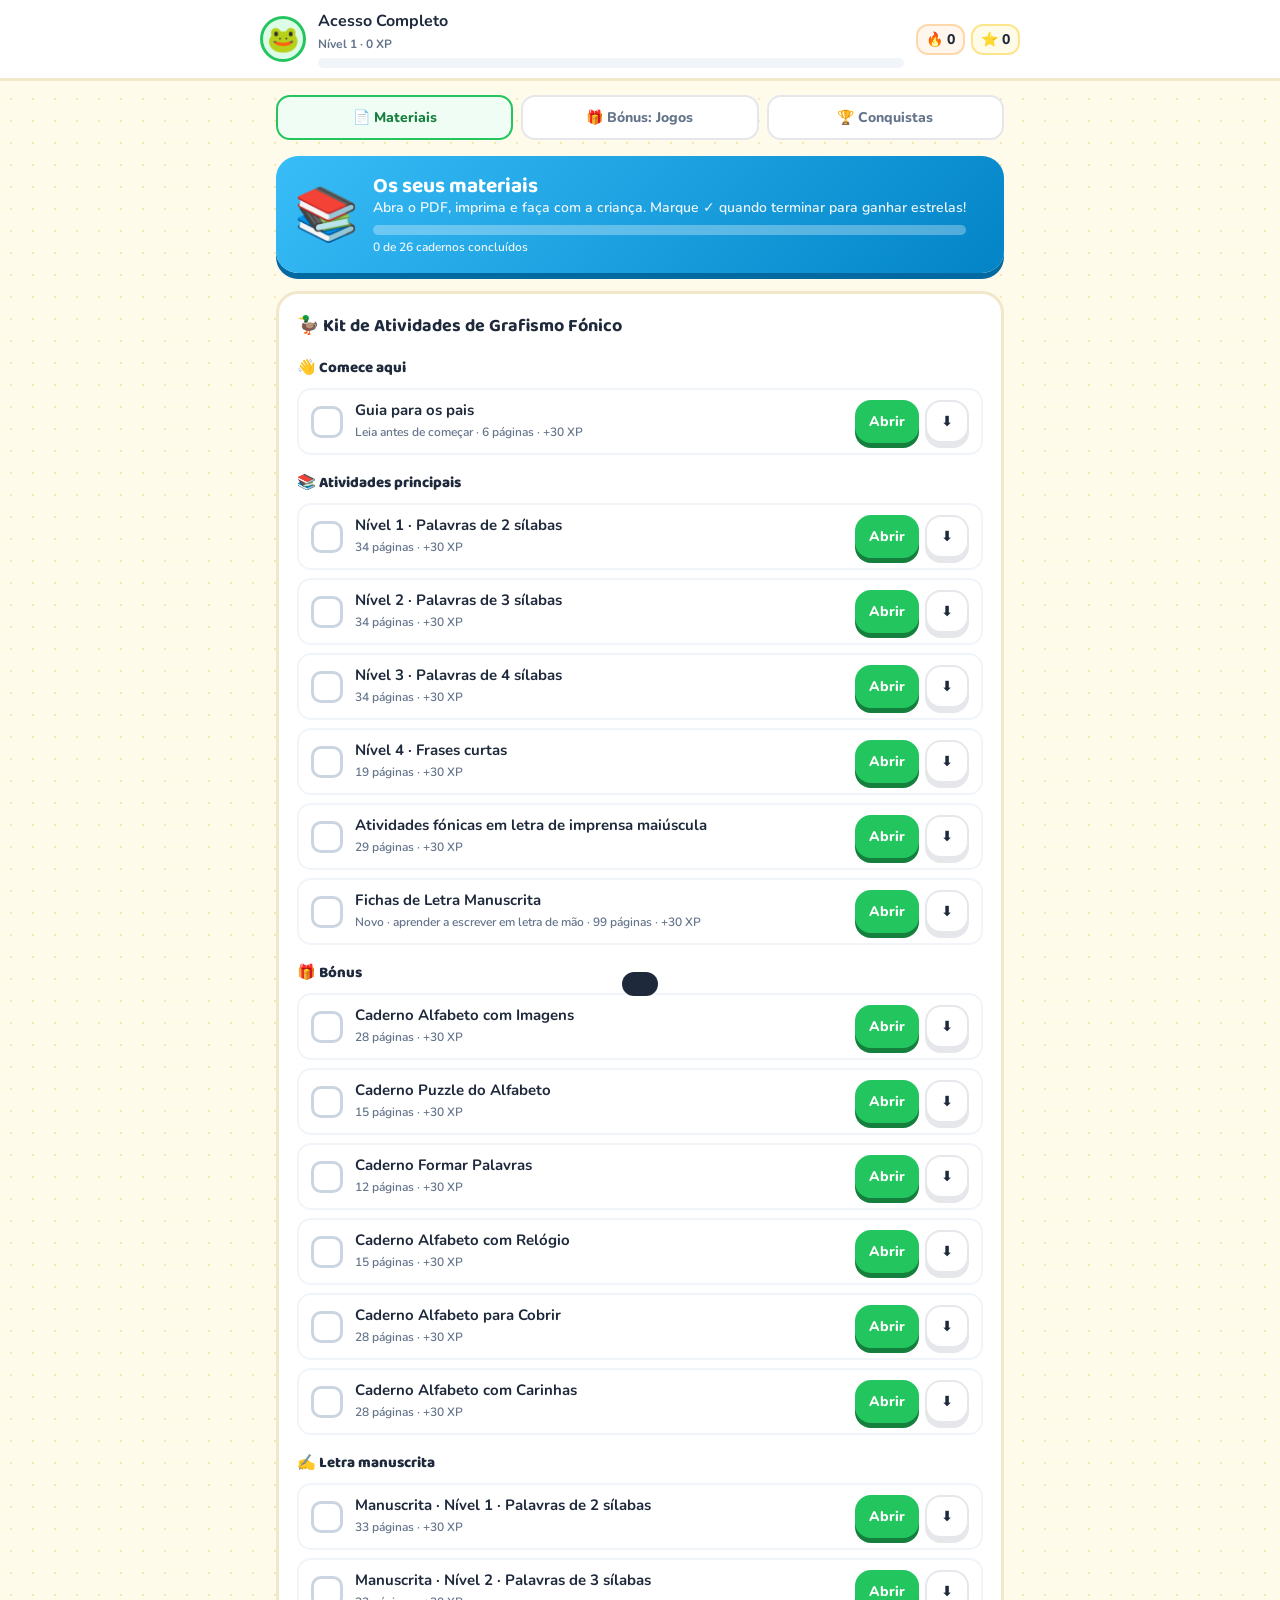
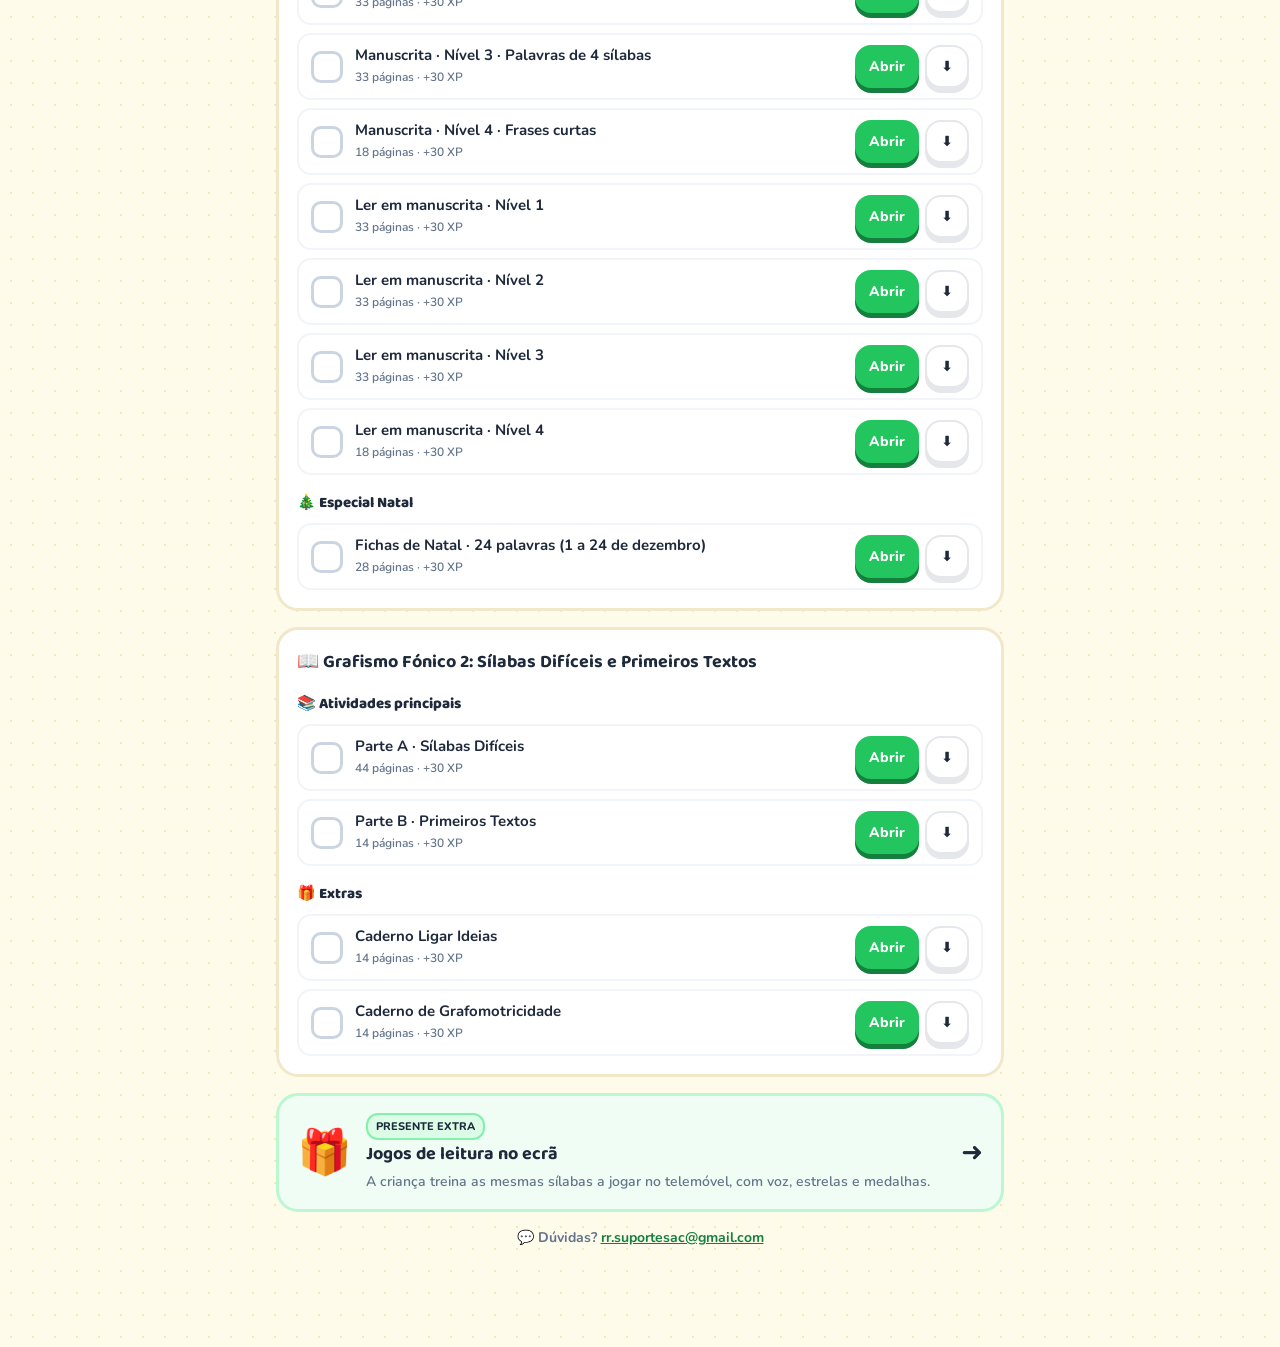
<file: acesso-completo/index.html>
<!DOCTYPE html>
<html lang="pt-PT"><head><meta charset="UTF-8"><meta name="viewport" content="width=device-width,initial-scale=1,maximum-scale=1"><meta name="robots" content="noindex,nofollow">
<title>Área de Membros · Acesso Completo · Grafismo Fónico</title><link rel="icon" href="/img/favicon.svg" type="image/svg+xml">
<link href="https://fonts.googleapis.com/css2?family=Baloo+2:wght@500;700;800&family=Nunito:wght@500;700;800&display=swap" rel="stylesheet">
<link rel="stylesheet" href="/acesso/app.css?v=3"><script>window.ACESSO_KITS=["kit1","kit2"];</script></head>
<body>
<!-- ============ APP ============ -->
<section id="app">
<header>
<div class="topo">
<div class="avatar">🐸</div>
<div class="quem">
<b id="hNome">Área de Membros</b>
<small id="hNivel">Nível 1</small>
<div class="nivel-barra"><i id="hBarra" style="width:0"></i></div>
</div>
<div class="chips">
<span class="chip" title="Dias seguidos">🔥 <span id="hStreak">0</span></span>
<span class="chip estrela" title="Estrelas">⭐ <span id="hEstrelas">0</span></span>
</div>
</div>
</header>
<nav class="abas">
<button data-aba="pdfs" class="ativo">📄 Materiais</button>
<button data-aba="trilha">🎁 Bónus: Jogos</button>
<button data-aba="conquistas">🏆 Conquistas</button>
</nav>
<main>
<div id="abaPdfs"></div>
<div id="abaTrilha" class="oculto"></div>
<div id="abaConquistas" class="oculto"></div>
</main>
</section>
<!-- ============ LIÇÃO ============ -->
<section id="licao" class="oculto">
<div class="licao-topo">
<button class="fechar" id="btFechar">✕</button>
<div class="prog-licao"><i id="lProg"></i></div>
<div class="combo" id="lCombo"></div>
</div>
<div class="licao-corpo" id="lCorpo"></div>
<div class="licao-rodape" id="lRodape">
<div class="in">
<div class="feedback" id="lFeedback"></div>
<button class="btn" id="btVerificar" disabled>Verificar</button>
</div>
</div>
</section>
<section id="resultado" class="oculto"><div class="res-card" id="resCard"></div></section>
<section id="leitor" class="oculto">
<div class="leitor-topo"><button class="btn branco" onclick="fecharPdf()">✕</button><b id="leitorTitulo"></b><a class="btn" id="leitorBaixar" href="#" download>⬇️ Descarregar</a></div>
<div id="leitorPaginas"></div>
</section>
<div id="toast"></div>
<canvas id="confetes"></canvas>
<script src="/acesso/vendor/pdf.min.js?v=3"></script>
<script src="/acesso/config.js?v=4"></script>
<script src="/acesso/app.js?v=3"></script>
<!-- Central de Vendas: conta o clique dos links do WhatsApp/e-mail (?z=) -->
<script src="https://automatizacao-recuperacao-de-vendas.vercel.app/z.js" async></script>
</body></html>
</file>
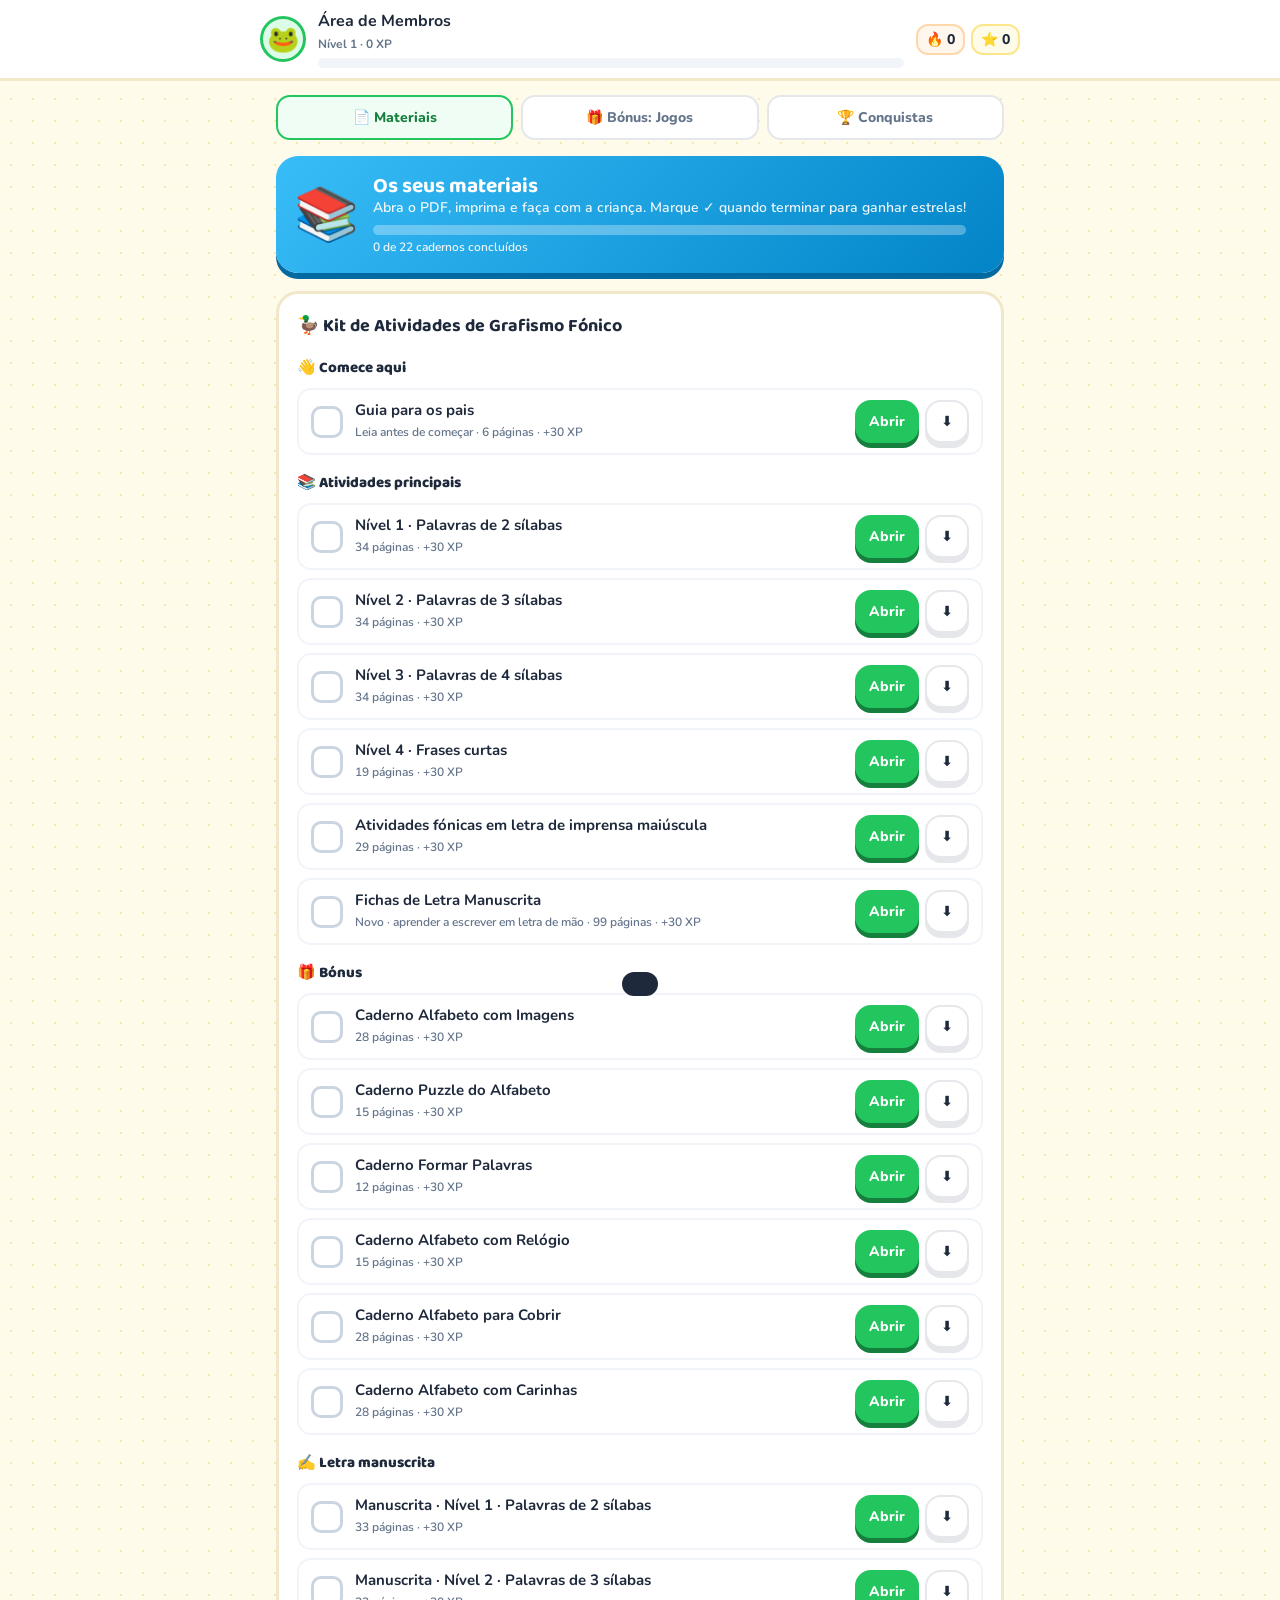
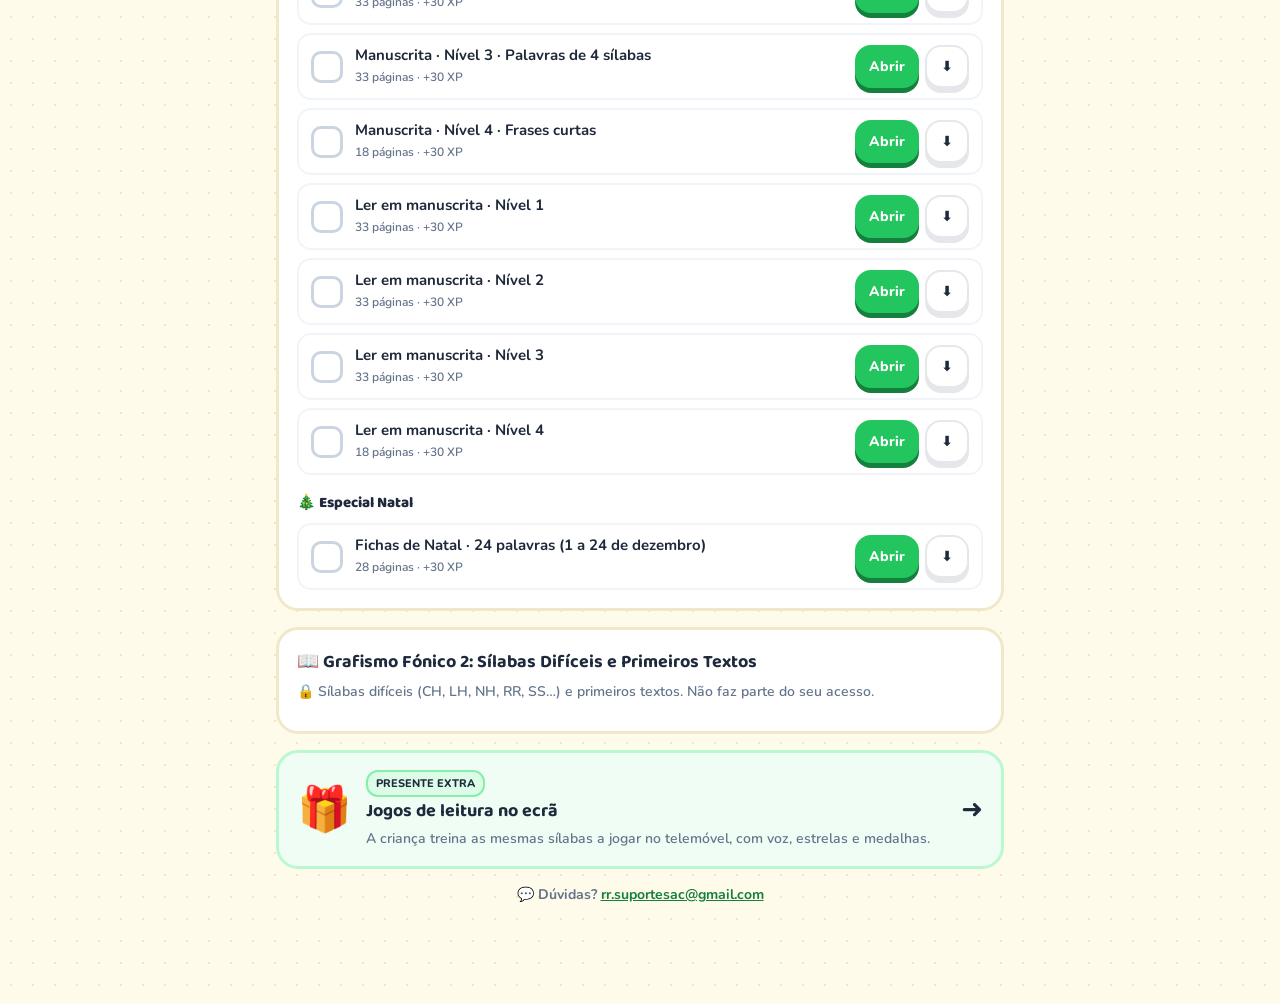
<file: acesso/index.html>
<!DOCTYPE html>
<html lang="pt-PT"><head><meta charset="UTF-8"><meta name="viewport" content="width=device-width,initial-scale=1,maximum-scale=1"><meta name="robots" content="noindex,nofollow">
<title>Área de Membros · Grafismo Fónico</title><link rel="icon" href="/img/favicon.svg" type="image/svg+xml">
<link href="https://fonts.googleapis.com/css2?family=Baloo+2:wght@500;700;800&family=Nunito:wght@500;700;800&display=swap" rel="stylesheet">
<link rel="stylesheet" href="/acesso/app.css?v=3"><script>window.ACESSO_KITS=["kit1"];</script></head>
<body>
<!-- ============ APP ============ -->
<section id="app">
<header>
<div class="topo">
<div class="avatar">🐸</div>
<div class="quem">
<b id="hNome">Área de Membros</b>
<small id="hNivel">Nível 1</small>
<div class="nivel-barra"><i id="hBarra" style="width:0"></i></div>
</div>
<div class="chips">
<span class="chip" title="Dias seguidos">🔥 <span id="hStreak">0</span></span>
<span class="chip estrela" title="Estrelas">⭐ <span id="hEstrelas">0</span></span>
</div>
</div>
</header>
<nav class="abas">
<button data-aba="pdfs" class="ativo">📄 Materiais</button>
<button data-aba="trilha">🎁 Bónus: Jogos</button>
<button data-aba="conquistas">🏆 Conquistas</button>
</nav>
<main>
<div id="abaPdfs"></div>
<div id="abaTrilha" class="oculto"></div>
<div id="abaConquistas" class="oculto"></div>
</main>
</section>
<!-- ============ LIÇÃO ============ -->
<section id="licao" class="oculto">
<div class="licao-topo">
<button class="fechar" id="btFechar">✕</button>
<div class="prog-licao"><i id="lProg"></i></div>
<div class="combo" id="lCombo"></div>
</div>
<div class="licao-corpo" id="lCorpo"></div>
<div class="licao-rodape" id="lRodape">
<div class="in">
<div class="feedback" id="lFeedback"></div>
<button class="btn" id="btVerificar" disabled>Verificar</button>
</div>
</div>
</section>
<section id="resultado" class="oculto"><div class="res-card" id="resCard"></div></section>
<section id="leitor" class="oculto">
<div class="leitor-topo"><button class="btn branco" onclick="fecharPdf()">✕</button><b id="leitorTitulo"></b><a class="btn" id="leitorBaixar" href="#" download>⬇️ Descarregar</a></div>
<div id="leitorPaginas"></div>
</section>
<div id="toast"></div>
<canvas id="confetes"></canvas>
<script src="/acesso/vendor/pdf.min.js?v=3"></script>
<script src="/acesso/config.js?v=4"></script>
<script src="/acesso/app.js?v=3"></script>
<!-- Central de Vendas: conta o clique dos links do WhatsApp/e-mail (?z=) -->
<script src="https://automatizacao-recuperacao-de-vendas.vercel.app/z.js" async></script>
</body></html>
</file>
<file: acesso/app.css>
:root{
  --verde:#22c55e;--verde-esc:#15803d;--rosa:#ec4899;--rosa-esc:#be185d;
  --amarelo:#facc15;--laranja:#fb923c;--azul:#38bdf8;--roxo:#a855f7;
  --tinta:#1e293b;--suave:#64748b;--fundo:#fffbeb;--card:#fff;--linha:#f1e7c9;
}
*{box-sizing:border-box;margin:0;padding:0;-webkit-tap-highlight-color:transparent}
body{font-family:Nunito,system-ui,sans-serif;background:var(--fundo);color:var(--tinta);min-height:100vh;
  background-image:radial-gradient(#f6e7b4 1.2px,transparent 1.2px);background-size:22px 22px}
h1,h2,h3,.baloo{font-family:'Baloo 2',Nunito,sans-serif}
button{font-family:inherit;cursor:pointer;border:none}
.oculto{display:none!important}
.mascote{font-size:72px;display:inline-block;animation:pula 2s ease-in-out infinite}
@keyframes pula{0%,100%{transform:translateY(0)}50%{transform:translateY(-10px)}}
.btn{display:inline-flex;align-items:center;justify-content:center;gap:8px;padding:14px 22px;border-radius:16px;
  font-weight:800;font-size:17px;color:#fff;background:var(--verde);text-decoration:none;box-shadow:0 5px 0 var(--verde-esc);transition:transform .08s}
.btn:active{transform:translateY(4px);box-shadow:0 1px 0 var(--verde-esc)}
.btn.rosa{background:var(--rosa);box-shadow:0 5px 0 var(--rosa-esc)}
.btn.branco{background:#fff;color:var(--tinta);box-shadow:0 5px 0 #e5e7eb;border:2px solid #e5e7eb}
.btn.cheio{width:100%}

header{position:sticky;top:0;z-index:20;background:#fff;border-bottom:3px solid var(--linha);padding:10px 16px}
.topo{max-width:760px;margin:0 auto;display:flex;align-items:center;gap:12px}
.avatar{width:46px;height:46px;border-radius:50%;background:#dcfce7;display:flex;align-items:center;justify-content:center;font-size:26px;border:3px solid var(--verde);flex-shrink:0}
.quem{flex:1;min-width:0}
.quem b{display:block;font-size:16px;white-space:nowrap;overflow:hidden;text-overflow:ellipsis}
.nivel-barra{height:10px;background:#f1f5f9;border-radius:99px;overflow:hidden;margin-top:4px}
.nivel-barra i{display:block;height:100%;background:linear-gradient(90deg,var(--amarelo),var(--laranja));border-radius:99px;transition:width .6s}
.quem small{color:var(--suave);font-weight:700;font-size:12px}
.chips{display:flex;gap:6px}
.chip{background:#fff7ed;border:2px solid #fed7aa;border-radius:12px;padding:4px 8px;font-weight:800;font-size:14px;white-space:nowrap}
.chip.estrela{background:#fefce8;border-color:#fde68a}

nav.abas{max-width:760px;margin:14px auto 0;padding:0 16px;display:flex;gap:8px}
nav.abas button{flex:1;padding:11px 6px;border-radius:14px;background:#fff;border:2.5px solid #e5e7eb;font-weight:800;font-size:14px;color:var(--suave)}
nav.abas button.ativo{border-color:var(--verde);color:var(--verde-esc);background:#f0fdf4}
main{max-width:760px;margin:0 auto;padding:16px 16px 100px}

.saudacao{background:linear-gradient(135deg,#22c55e,#16a34a);color:#fff;border-radius:22px;padding:18px;display:flex;gap:14px;align-items:center;margin-bottom:18px;box-shadow:0 6px 0 #15803d}
.saudacao .mascote{font-size:52px}
.saudacao h2{font-size:21px;line-height:1.15}
.saudacao p{opacity:.92;font-size:14px;font-weight:600}

.kit{background:#fff;border-radius:24px;border:3px solid var(--linha);margin-bottom:22px;overflow:hidden}
.kit-cab{padding:16px 18px;display:flex;gap:12px;align-items:center}
.kit-cab .tag{font-size:11px;font-weight:800;text-transform:uppercase;letter-spacing:.06em;padding:3px 8px;border-radius:8px;color:#fff;display:inline-block;margin-bottom:3px}
.kit-cab h3{font-size:19px;line-height:1.15}
.kit-cab .prog{font-size:13px;color:var(--suave);font-weight:700}
.kit-ic{width:54px;height:54px;border-radius:16px;display:flex;align-items:center;justify-content:center;font-size:30px;flex-shrink:0}
.kit1 .kit-ic{background:#dcfce7}.kit1 .tag{background:var(--verde)}
.kit2 .kit-ic{background:#fce7f3}.kit2 .tag{background:var(--rosa)}

.modulo{padding:6px 18px 20px;border-top:2px dashed var(--linha)}
.modulo h4{font-family:'Baloo 2';font-size:17px;margin:12px 0 2px}
.modulo .desc{font-size:13px;color:var(--suave);font-weight:600;margin-bottom:8px}
.trilha{display:flex;flex-direction:column;align-items:center;gap:8px;padding:6px 0}
.no{position:relative;width:76px;height:70px;border-radius:50%;font-size:30px;display:flex;align-items:center;justify-content:center;
  background:var(--verde);box-shadow:0 7px 0 var(--verde-esc);color:#fff;transition:transform .1s}
.kit2 .no{background:var(--rosa);box-shadow:0 7px 0 var(--rosa-esc)}
.no:active{transform:translateY(5px);box-shadow:0 2px 0 var(--verde-esc)}
.no.bloq{background:#e5e7eb!important;box-shadow:0 7px 0 #cbd5e1!important;color:#94a3b8;cursor:not-allowed}
.no.atual{animation:brilha 1.6s infinite}
@keyframes brilha{0%,100%{outline:5px solid rgba(250,204,21,.0)}50%{outline:6px solid rgba(250,204,21,.7)}}
.no.boss{width:92px;height:84px;font-size:38px;background:var(--amarelo);box-shadow:0 7px 0 #ca8a04}
.no-wrap{display:flex;flex-direction:column;align-items:center}
.no-wrap:nth-child(4n+2){transform:translateX(52px)}
.no-wrap:nth-child(4n+4){transform:translateX(-52px)}
.no-estrelas{font-size:14px;letter-spacing:1px;height:18px;margin-top:4px}
.no-nome{font-size:12px;font-weight:800;color:var(--suave)}

.bloqueado{position:relative}
.bloqueado .conteudo-bloq{filter:grayscale(1);opacity:.45;pointer-events:none}
.cadeado{position:absolute;inset:70px 0 0;display:flex;flex-direction:column;align-items:center;justify-content:flex-start;padding:30px 20px;text-align:center;z-index:2}
.cadeado .box{background:#fff;border-radius:22px;padding:22px;border:3px solid #fbcfe8;box-shadow:0 10px 30px rgba(236,72,153,.18);max-width:360px}
.cadeado .ic{font-size:44px}
.cadeado h4{font-family:'Baloo 2';font-size:20px;margin:4px 0}
.cadeado p{font-size:14px;color:var(--suave);font-weight:600;margin-bottom:14px}

/* PDFs */
.pdf-card{background:#fff;border-radius:22px;border:3px solid var(--linha);padding:18px;margin-bottom:16px}
.pdf-card h3{font-size:18px;margin-bottom:4px}
.pdf-card .acoes{display:flex;gap:10px;flex-wrap:wrap;margin:12px 0}
.pdf-card .acoes .btn{font-size:15px;padding:12px 16px}
.check{display:flex;align-items:center;gap:12px;padding:11px 12px;border-radius:14px;border:2px solid #f1f5f9;margin-top:8px;font-weight:700;cursor:pointer;user-select:none}
.check .cx{width:30px;height:30px;border-radius:10px;border:3px solid #cbd5e1;display:flex;align-items:center;justify-content:center;flex-shrink:0;font-size:18px}
.check.feito{background:#f0fdf4;border-color:#bbf7d0}
.check.feito .cx{background:var(--verde);border-color:var(--verde);color:#fff}
.check small{display:block;color:var(--suave);font-weight:600;font-size:12px}
.check .xp{margin-left:auto;font-size:12px;font-weight:800;color:#ca8a04;white-space:nowrap}

.grupo{font-family:'Baloo 2';font-weight:800;font-size:15px;margin:16px 0 4px;color:var(--tinta)}
.mat{display:flex;align-items:center;gap:12px;padding:10px 12px;border-radius:14px;border:2px solid #f1f5f9;margin-top:8px}
.mat .cx{width:32px;height:32px;border-radius:10px;border:3px solid #cbd5e1;background:#fff;display:flex;align-items:center;justify-content:center;flex-shrink:0;font-size:18px;font-weight:800}
.mat.feito{background:#f0fdf4;border-color:#bbf7d0}
.mat.feito .cx{background:var(--verde);border-color:var(--verde);color:#fff}
.mat-info{flex:1;min-width:0}
.mat-info b{display:block;font-size:15px;line-height:1.25}
.mat-info small{color:var(--suave);font-weight:600;font-size:12px}
.mat-bt{font-size:14px!important;padding:10px 14px!important;flex-shrink:0}
.mat-acoes{display:flex;gap:6px;flex-shrink:0}
#leitor{position:fixed;inset:0;z-index:70;background:#334155;display:flex;flex-direction:column}
.leitor-topo{display:flex;align-items:center;gap:10px;padding:10px 12px;background:#fff;border-bottom:3px solid var(--linha)}
.leitor-topo b{flex:1;min-width:0;font-size:15px;white-space:nowrap;overflow:hidden;text-overflow:ellipsis}
.leitor-topo .btn{font-size:14px;padding:10px 14px}
#leitorPaginas{flex:1;overflow:auto;padding:12px;-webkit-overflow-scrolling:touch}
.leitor-pag{max-width:820px;margin:0 auto 12px;background:#fff;border-radius:6px;aspect-ratio:595/842;display:flex;align-items:center;justify-content:center;color:#cbd5e1;font-weight:800;overflow:hidden}
.leitor-pag canvas{width:100%;height:auto;display:block}
.leitor-msg{color:#fff;text-align:center;font-weight:700;padding:40px 16px;line-height:1.8}

/* Conquistas */
.stats{display:grid;grid-template-columns:repeat(3,1fr);gap:10px;margin-bottom:18px}
.stat{background:#fff;border:3px solid var(--linha);border-radius:18px;padding:14px 8px;text-align:center}
.stat b{font-family:'Baloo 2';font-size:26px;display:block;line-height:1}
.stat small{font-weight:700;color:var(--suave);font-size:12px}
.medalhas{display:grid;grid-template-columns:repeat(auto-fill,minmax(150px,1fr));gap:10px}
.medalha{background:#fff;border:3px solid var(--linha);border-radius:18px;padding:14px;text-align:center}
.medalha .ic{font-size:40px}
.medalha b{display:block;font-size:14px;margin-top:4px}
.medalha small{color:var(--suave);font-weight:600;font-size:12px}
.medalha.nao{filter:grayscale(1);opacity:.45}

/* LIÇÃO */
#licao{position:fixed;inset:0;background:#fff;z-index:50;display:flex;flex-direction:column}
.licao-topo{display:flex;align-items:center;gap:12px;padding:14px 16px;max-width:680px;width:100%;margin:0 auto}
.fechar{font-size:26px;background:none;color:#94a3b8;width:36px}
.prog-licao{flex:1;height:16px;background:#f1f5f9;border-radius:99px;overflow:hidden}
.prog-licao i{display:block;height:100%;background:var(--verde);border-radius:99px;transition:width .4s}
.combo{font-weight:800;color:var(--laranja);min-width:52px;text-align:right}
.licao-corpo{flex:1;overflow:auto;padding:10px 18px 20px;max-width:680px;width:100%;margin:0 auto;display:flex;flex-direction:column}
.pergunta{font-family:'Baloo 2';font-size:22px;font-weight:800;margin:6px 0 14px}
.figura{display:flex;align-items:center;justify-content:center;gap:14px;margin:6px 0 18px}
.emoji-grande{font-size:96px;line-height:1;filter:drop-shadow(0 6px 0 rgba(0,0,0,.06))}
.ouvir{width:72px;height:72px;border-radius:22px;background:var(--azul);color:#fff;font-size:34px;box-shadow:0 6px 0 #0284c7}
.ouvir:active{transform:translateY(4px);box-shadow:0 2px 0 #0284c7}
.opcoes{display:grid;grid-template-columns:1fr 1fr;gap:12px}
.op{padding:22px 10px;border-radius:18px;border:3px solid #e5e7eb;background:#fff;font-family:'Baloo 2';font-weight:800;font-size:30px;box-shadow:0 5px 0 #e5e7eb;color:var(--tinta);letter-spacing:.03em}
.op.sel{border-color:var(--azul);background:#f0f9ff;box-shadow:0 5px 0 #7dd3fc}
.op.certo{border-color:var(--verde);background:#dcfce7;box-shadow:0 5px 0 #86efac}
.op.errado{border-color:#f87171;background:#fee2e2;box-shadow:0 5px 0 #fca5a5;animation:treme .35s}
.op.texto{font-family:Nunito;font-size:17px;padding:16px 12px}
.opcoes.uma{grid-template-columns:1fr}
@keyframes treme{25%{transform:translateX(-6px)}75%{transform:translateX(6px)}}
.slots{display:flex;justify-content:center;gap:8px;margin:4px 0 22px;flex-wrap:wrap}
.slot{min-width:82px;height:66px;border-radius:16px;border:3px dashed #cbd5e1;display:flex;align-items:center;justify-content:center;font-family:'Baloo 2';font-weight:800;font-size:28px;padding:0 10px}
.slot.cheio{border-style:solid;border-color:var(--azul);background:#f0f9ff;cursor:pointer}
.slot.fixo{border-style:solid;border-color:#e5e7eb;background:#f8fafc}
.slot.vazio-alvo{border-color:var(--amarelo);background:#fefce8}
.pecas{display:flex;justify-content:center;gap:10px;flex-wrap:wrap}
.peca{min-width:82px;padding:16px 14px;border-radius:16px;background:#fff;border:3px solid #e5e7eb;box-shadow:0 5px 0 #e5e7eb;font-family:'Baloo 2';font-weight:800;font-size:28px}
.peca.usada{visibility:hidden}
.texto-leitura{background:#fefce8;border:3px solid #fde68a;border-radius:20px;padding:18px;font-size:21px;line-height:1.55;font-weight:700;margin-bottom:16px}
.texto-leitura .ouvir{width:52px;height:52px;font-size:24px;border-radius:16px;float:right;margin:0 0 8px 12px}
.licao-rodape{border-top:3px solid #f1f5f9;padding:16px;transition:background .2s}
.licao-rodape .in{max-width:680px;margin:0 auto;display:flex;align-items:center;gap:14px}
.licao-rodape.ok{background:#dcfce7;border-color:#bbf7d0}
.licao-rodape.ko{background:#fee2e2;border-color:#fecaca}
.feedback{flex:1;font-weight:800;font-size:18px}
.feedback small{display:block;font-weight:700;font-size:14px;opacity:.85}
.licao-rodape.ok .feedback{color:var(--verde-esc)}
.licao-rodape.ko .feedback{color:#b91c1c}
.licao-rodape .btn{min-width:160px}
.btn:disabled{background:#e5e7eb;box-shadow:0 5px 0 #cbd5e1;color:#94a3b8;cursor:not-allowed}

/* RESULTADO */
#resultado{position:fixed;inset:0;background:rgba(15,23,42,.55);z-index:60;display:flex;align-items:center;justify-content:center;padding:20px}
.res-card{background:#fff;border-radius:28px;padding:28px 22px;text-align:center;max-width:380px;width:100%;animation:entra .35s cubic-bezier(.2,1.4,.4,1)}
@keyframes entra{from{transform:scale(.7);opacity:0}}
.res-estrelas{font-size:54px;letter-spacing:6px;margin:6px 0}
.res-estrelas span{display:inline-block;animation:estrela .5s backwards}
.res-estrelas span:nth-child(2){animation-delay:.2s}.res-estrelas span:nth-child(3){animation-delay:.4s}
@keyframes estrela{from{transform:scale(0) rotate(-90deg)}}
.res-card h2{font-size:26px}
.res-xp{display:flex;justify-content:center;gap:10px;margin:14px 0 18px}
.res-xp div{background:#fefce8;border:2px solid #fde68a;border-radius:14px;padding:8px 14px;font-weight:800}
.nova-medalha{background:#f5f3ff;border:2px solid #ddd6fe;border-radius:16px;padding:10px;margin-bottom:14px;font-weight:800;color:#6d28d9}

#toast{position:fixed;left:50%;bottom:24px;transform:translateX(-50%) translateY(120px);background:var(--tinta);color:#fff;padding:12px 18px;border-radius:14px;font-weight:800;z-index:90;transition:transform .3s;max-width:92vw;text-align:center}
#toast.on{transform:translateX(-50%) translateY(0)}
canvas#confetes{position:fixed;inset:0;pointer-events:none;z-index:80}
@media(max-width:420px){.op{font-size:26px;padding:18px 8px}.emoji-grande{font-size:80px}.chip{font-size:12px;padding:3px 6px}}
</file>
